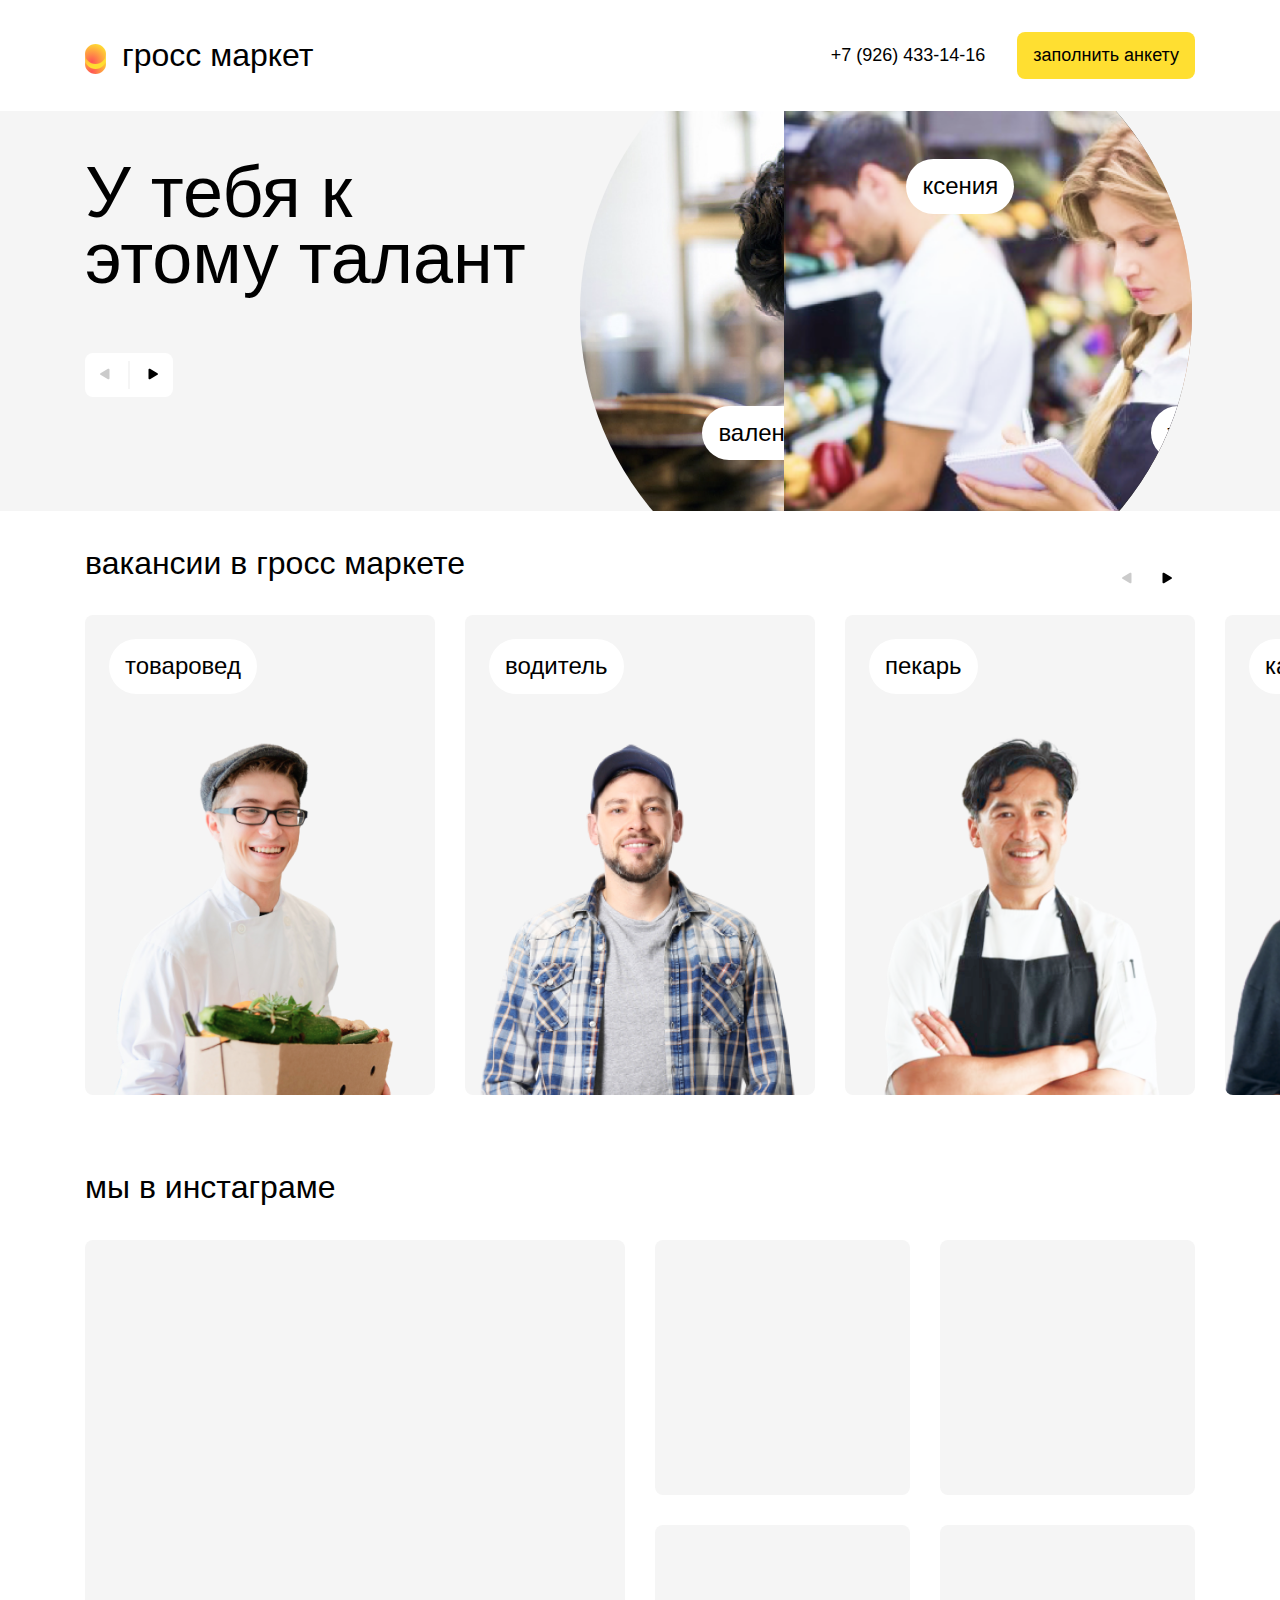
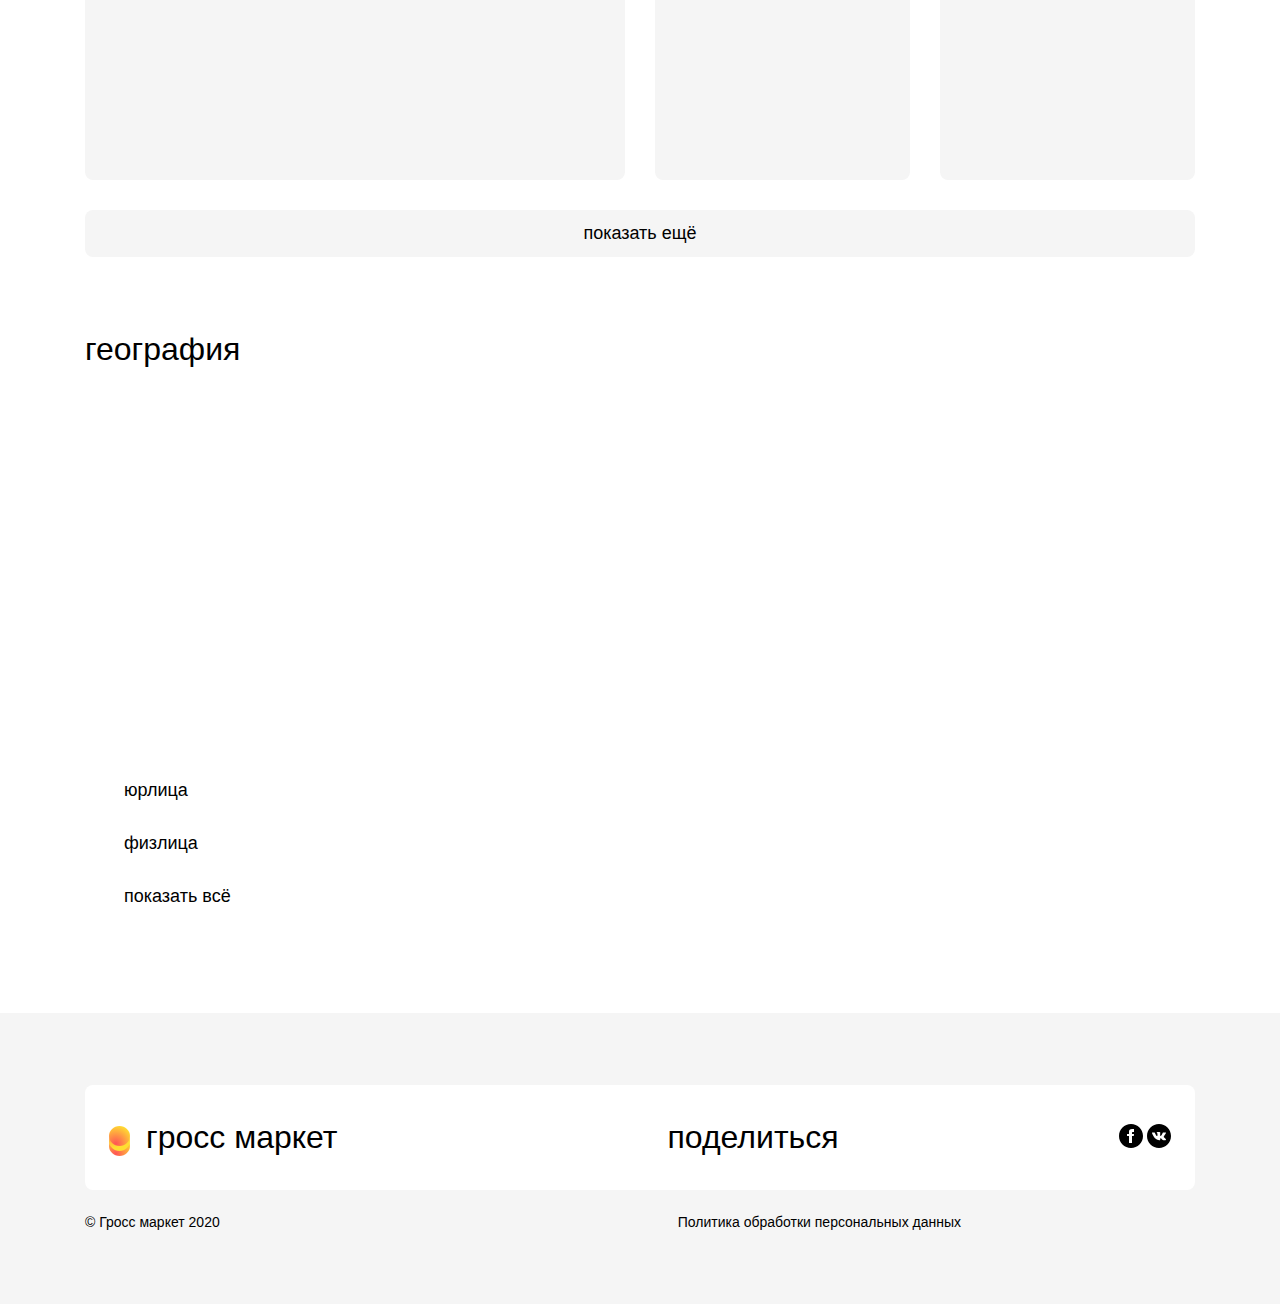
<file: index.html>
<!DOCTYPE html>
<html>
    <head>
        <meta charset="utf-8">
        <meta http-equiv="X-UA-Compatible" content="IE=edge">
        <title>Гросс маркет</title>
        <meta name="description" content="">
        <meta name="viewport" content="width=device-width, initial-scale=1">
        <link rel="stylesheet" href="style.css">
        <link rel="shortcut icon" href="#">
    </head>
    <body>
        <header> 
            <div class="page-header container">
                <div class="logo">
                    <img src="img/icon.svg" alt="">
                    <span class="logo-text">гросс маркет</span>
                </div>
                <a href="tel:+79264331416" class="header-phone">+7 (926) 433-14-16</a>
                <a href="tel:+79264331416" class="header-phone-icon">
                    <img src="img/phone.png" alt="">
                </a>
                <button id="fill-form-btn" class="fill-form-btn" onclick="window.location.href='form.html';">заполнить анкету</button>

            </div>
        </header>
        <main>
            <div class="banner-section">
                <div class="container banner-container">
                    <div class="banner-text-btn">
                        <h1 class="banner-text">У тебя к этому талант</h1>
                        
                        <div class="switch-btns">
                            <button class="switch-btn" id="prev-switch">
                                <img class="arrow-btn" src="img/arrow-l.svg" alt="">
                            </button>
                            <hr class="btn-line">
                            <button class="switch-btn" id="next-switch">
                                <img class="arrow-btn"src="img/arrow-r.svg" alt="">
                            </button>
                        </div>
                    </div>

                    <div class="banner-bg" id="banner-bg">
                        <div class="banner">
                            <img src="img/banner/banner1.png" alt="">
                            <h3 class="main-label banner-label" id="label1">пекарь</h3>
                            <h3 class="main-label banner-label" id="label2">валентин</h3>
                        </div>            
                        <div class="banner">
                            <img src="img/banner/banner2.png" alt="">
                            <h3 class="main-label banner-label" id="label3">ксения</h3>
                            <h3 class="main-label banner-label" id="label4">товаровед</h3>
                        </div>
                    </div>

                </div>
                
            </div>

            
            <div class="card-section">
                <div class="container cards-title-btn">
                    <h2 class="section-title">вакансии в гросс маркете</h2>
                    <div class="switch-btns">
                        <button class="switch-btn" id="prev-card">
                            <img class="arrow-btn" src="img/arrow-l.svg" alt="">
                        </button>
                        <button class="switch-btn" id="next-card">
                            <img class="arrow-btn"src="img/arrow-r.svg" alt="">
                        </button>
                    </div>
                </div>
                    
                <div class="cards">
                            <div class="card" id="card1"> 
                                <h3 class="main-label card-label">товаровед</h3>
                                <img src="img/cards/person1.png" alt="" />
                                <div class="card-back">
                                    <span class="card-text">Доставка товара по магазинам и гипермаркетам компании в обслуживаемом регионе.</span>
                                </div>
                            </div>
                            <div class="card" id="card2"> 
                                <h3 class="main-label card-label">водитель</h3>
                                <img src="img/cards/person2.png" alt="" >
                                <div class="card-back">
                                    <span class="card-text">Доставка товара по магазинам и гипермаркетам компании в обслуживаемом регионе.</span>
                                </div>
                            </div>
                            <div class="card" id="card3"> 
                                <h3 class="main-label card-label">пекарь</h3>
                                <img src="img/cards/person3.png" alt="" />
                                <div class="card-back">
                                    <span class="card-text">Доставка товара по магазинам и гипермаркетам компании в обслуживаемом регионе.</span>
                                </div>
                            </div>
                            <div class="card" id="card4"> 
                                <h3 class="main-label card-label">кассир</h3>
                                <img src="img/cards/person4.png" alt="" />
                                <div class="card-back">
                                    <span class="card-text">Доставка товара по магазинам и гипермаркетам компании в обслуживаемом регионе.</span>
                                </div>
                            </div>
                            <div class="card" id="card5"> 
                                <h3 class="main-label card-label">продавец</h3>
                                <img src="img/cards/person5.png" alt="" />
                                <div class="card-back">
                                    <span class="card-text">Доставка товара по магазинам и гипермаркетам компании в обслуживаемом регионе.</span>
                                </div>
                            </div>
                            <div class="card" id="card6"> 
                                <h3 class="main-label card-label">повар</h3>
                                <img src="img/cards/person6.png" alt="" />
                                <div class="card-back">
                                    <span class="card-text">Доставка товара по магазинам и гипермаркетам компании в обслуживаемом регионе.</span>
                                </div>
                            </div>
                            <div class="card" id="card7"> 
                                <h3 class="main-label card-label">приёмщик</h3>
                                <img src="img/cards/person7.png" alt="" />
                                <div class="card-back">
                                    <span class="card-text">Доставка товара по магазинам и гипермаркетам компании в обслуживаемом регионе.</span>
                                </div>
                            </div>
                </div>
            </div>
            <div class="container">
                <div class="instagram-section">
                    <h2 class="section-title">мы в инстаграме</h2>
                    <div class="instagram">
                        <div class="inst-item"></div>
                        <div class="inst-item"></div>
                        <div class="inst-item"></div>
                        <div class="inst-item"></div>
                        <div class="inst-item"></div>
                        
                    </div>
                    <button id="show-more-btn" class="show-more-btn">показать ещё</button>
                </div>
            </div>
            <div class="location-section">
                <div class="container">
                    <h2 class="section-title">география</h2>
                </div>
                <div id ="map" class="map">
                    <script src="https://api-maps.yandex.ru/2.1/?apikey=8dc77814-27c9-4611-8690-5eeaddadc74d&lang=ru_RU" type="text/javascript">
                    </script>
                    <div class="location-buttons">
                        <button class="location-btn" data-category="legalEntity">юрлица</button>
                        <button class="location-btn" data-category="physicalEntity">физлица</button>
                        <button class="location-btn" data-category="showAll">показать всё</button>
                    </div>
                </div>
            </div>
           
        </main>
        <footer class="page-footer">
            <div class="container footer-container">
                <div class="logo-share-section">
                    <div class="logo">
                        <img src="img/icon.svg" alt="">
                        <span class="logo-text">гросс маркет</span>
                    </div> 
                    <span class="logo-text share-text">поделиться</span>
                    <div class="share-link">
                        <a href="">
                            <img src="img/facebook.svg" alt="" >
                        </a>
                        <a href="">
                            <img src="img/vk.svg" alt="" >
                        </a>
                    </div>
                </div>
                <div class="copyright-data">
                    <span>&copy; Гросс маркет 2020</span>
                    <a href="" id="open-popup">Политика обработки персональных данных</a>
                </div>
            </div>
        </footer>
        
        <div class="pers-data-popup" id="pers-data-popup">
             <div class="popup-conteiner">
                <div class="pers-data">
                    <div id="popup-header">
                        <h1 class="pers-data-title" id="pers-data-title">Обработка данных</h1>
                        <button class="close-btn close-btn-top" id="close-btn"></button>
                    </div>
                    <section>
                        <h2 class="pers-data-subtitle">Что регулирует настоящая политика конфиденциальности</h2>
                        <p class="pers-data-text">Настоящая политика конфиденциальности (далее — Политика) действует в отношении 
                            всей информации, включая персональные данные в понимании применимого законодательства (далее — 
                            «Персональная информация»), которую ООО «Гросс маркет» и/или его аффилированные лица, в том числе 
                            входящие в одну группу с ООО «Гросс маркет» (далее — «Гросс маркет»), могут получить о Вас в процессе 
                            использования Вами любых сайтов, программ, продуктов и/или сервисов Гросс маркет (далее вместе  
                            «Сервисы»), информацию о которых Гросс маркет может также получать Персональную информацию от 
                            своих партнеров (далее — «Партнеры»), сайты, программы, продукты или сервисы которых Вы используете 
                            (например, от рекламодателей Гросс маркет или службами такси). В таких случаях передача Персональной 
                            информации возможна только в случаях, установленных применимым законодательством, и осуществляется на 
                            основании специальных договоров между Гросс маркет и каждым из Партнеров.
                        </p>
                        <p class="pers-data-text pers-data-text-grey">Пожалуйста, обратите внимание, что использование любого из Сайтов и/или 
                            Сервисов может регулироваться дополнительными условиями, которые могут вносить в настоящую Политику изменения 
                            и/или дополнения, и/или иметь специальные условия в отношении персональной информации, размещенные в соответствующих 
                            разделах документов для таких Сайтов /или Сервисов.
                        </p>
                    </section>
                    <section>
                        <h2 class="pers-data-subtitle">Кто обрабатывает информацию</h2>
                        <p class="pers-data-text">Для обеспечения использования Вами Сайтов и Сервисов Ваша Персональная информация собирается и 
                            используется Яндексом, в том числе включая общество с ограниченной ответственностью «Гросс маркет», 
                            юридическое лицо, созданное по законодательству Российской Федерации и зарегистрированное по адресу: 
                            123351, Россия, Москва, ул. Гроссова, д. 12 (ООО «Гросс маркет»), или его аффилированным лицом, 
                            предоставляющим соответствующий Сервис в иных юрисдикциях. С информацией о том, какое лицо 
                            предоставляет тот или иной Сервис, Вы можете ознакомиться в условиях использования соответствующего 
                            Сервиса.
                        </p> 
                    </section>
                    <section>
                        <h2 class="pers-data-subtitle">Какова цель данной Политики</h2>
                        <p class="pers-data-text">Защита Вашей Персональной информации и Вашей конфиденциальности чрезвычайно важны для Гросс маркета. 
                            Поэтому при использовании Вами Сайтов и Сервисов Гросс маркет защищает и обрабатывает Вашу Персональную информацию 
                            в строгом соответствии с применимым законодательством.
                        </p>
                    </section>
                    <section>
                        <h2 class="pers-data-subtitle">Какую Персональную информацию о Вас собирает Гросс маркет</h2>
                        <p class="pers-data-text">Для обеспечения использования Вами Сайтов и Сервисов Ваша Персональная информация собирается и 
                            используется Яндексом, в том числе включая общество с ограниченной ответственностью «Гросс маркет», юридическое лицо, 
                            созданное по законодательству Российской Федерации и зарегистрированное по адресу: 123351, Россия, Москва, ул. Гроссова, 
                            д. 12 (ООО «Гросс маркет»), или его аффилированным лицом, предоставляющим соответствующий Сервис в иных юрисдикциях. 
                            С информацией о том, какое лицо предоставляет тот или иной Сервис, Вы можете ознакомиться в условиях использования 
                            соответствующего Сервиса.
                        </p> 
                    </section>
                </div>
            </div> 
        </div>
        
        <script src="scripts/popupScript.js" async defer></script>
        <script src="scripts/mapScript.js" async defer></script>
        <script src="scripts/script.js" async defer></script>
    </body>
</html>
</file>
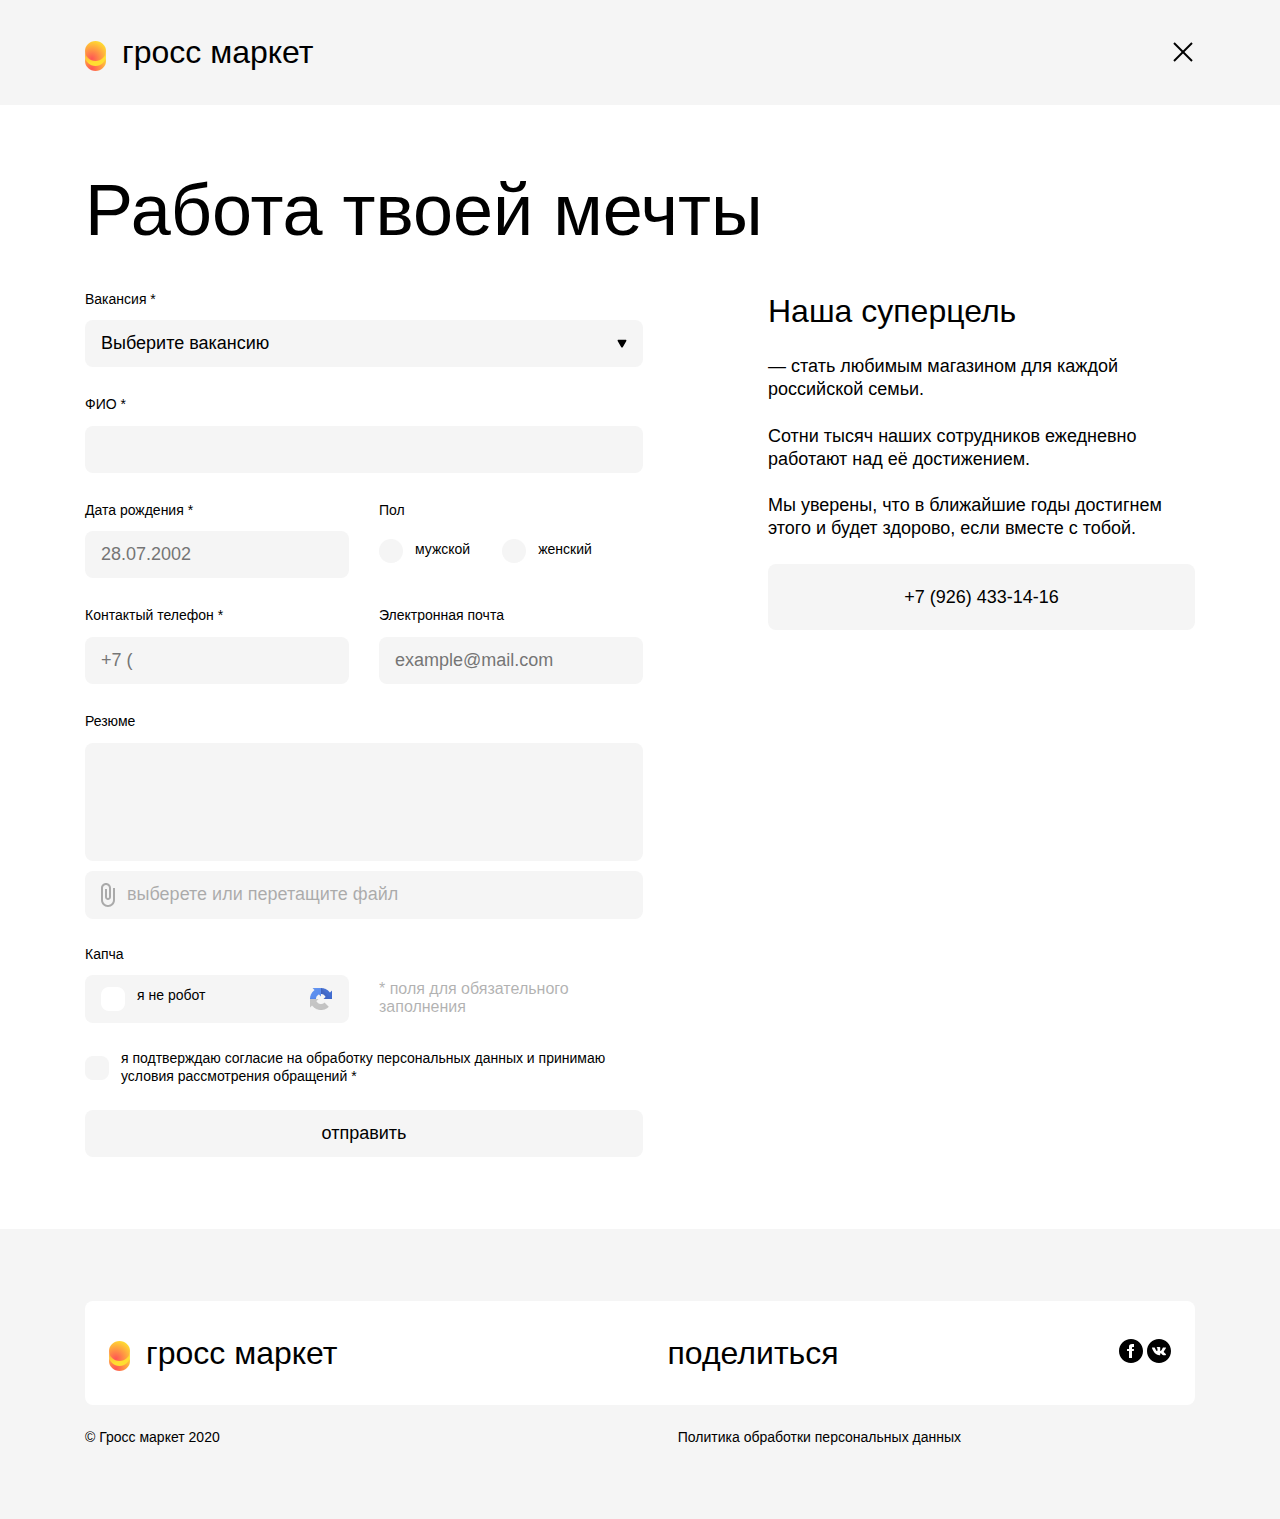
<file: form.html>
<!DOCTYPE html>
<html>
    <head>
        <meta charset="utf-8">
        <meta http-equiv="X-UA-Compatible" content="IE=edge">
        <title>Гросс маркет</title>
        <meta name="description" content="">
        <meta name="viewport" content="width=device-width, initial-scale=1">
        <link rel="stylesheet" href="style.css">
        <link rel="shortcut icon" href="#">
    </head>
    <body>
        <header class="form-header"> 
            <div class="page-header container">
                <div class="logo">
                    <img src="img/icon.svg" alt="">
                    <span class="logo-text">гросс маркет</span>
                </div>
                <button class="close-btn" onclick="window.location.href='index.html';"></button>

            </div>
        </header>
        <main>
            <div class="container job-form-container">
                <h1 class="job-form-title">Работа твоей мечты</h1>
                <div class="form-section">
                    <form class="job-form" id="job-form" action="thankYou.html" method="GET">
                        <div class="input-section">
                            <label for="job-select" class="form-label">
                                Вакансия *<img src="img/check.png" alt="" class="check">
                            </label>
                            <select name="job-select" id="job-select" class="form-input job-select">
                                <option value="">Выберите вакансию</option>
                                <option value="товаровед">товаровед</option>
                                <option value="водитель">водитель</option>
                                <option value="пекарь">пекарь</option>
                                <option value="кассир">кассир</option>
                                <option value="продавец">продавец</option>
                                <option value="повар">повар</option>
                                <option value="приёмщик">приёмщик</option>
                            </select>
                            <div class="error-msg"></div>
                        </div>
                        <div class="input-section">
                            <label for="full-name" class="form-label">
                                ФИО *<img src="img/check.png" alt="" class="check">
                            </label>
                            <input name="full-name" id="full-name" type="text" class="form-input">
                            <div class="error-msg"></div>
                        </div>
                        <div class="pers-section">
                            <div class="input-section ">
                                <label for="date-of-birth" class="form-label">
                                    Дата рождения *<img src="img/check.png" alt="" class="check">
                                </label>
                                <input name="date-of-birth" id="date-of-birth" placeholder="28.07.2002" type="text" class="form-input">
                                <div class="error-msg"></div>
                            </div>
                            <div class="input-section">
                                <label for="gender" class="form-label" id="gender-label">
                                    Пол<img src="img/check.png" alt="" class="check">
                                </label>
                                <div class="gender">
                                    <div class="form-radio">
                                        <input id="radio-1" type="radio" name="gender">
                                        <label for="radio-1" class="form-label">мужской</label>
                                    </div>
                                    <div class="form-radio">
                                        <input id="radio-2" type="radio" name="gender">
                                        <label for="radio-2" class="form-label">женский</label>
                                    </div>
                                </div>
                            </div>
                        </div>
                        <div class="pers-section">
                            <div class="input-section">
                                <label for="phone" class="form-label">
                                    Контактый телефон *<img src="img/check.png" alt="" class="check">
                                </label>
                                <input name="phone" id="phone" type="tel" class="form-input phone-input" placeholder="+7 (">
                                <div class="error-msg"></div>
                            </div>
                            <div class="input-section">
                                <label for="email" class="form-label">
                                    Электронная почта<img src="img/check.png" alt="" class="check">
                                </label>
                                <input name="el-mail" id="el-mail" type="email" class="form-input" placeholder="example@mail.com">
                                <div class="error-msg"></div>
                            </div>
                        </div>
                        <div class="input-section">
                            <label for="file-input" class="form-label" id="file-label">
                                Резюме<img src="img/check.png" alt="" class="check">
                            </label>
                            <span id="drop-area" class="form-input drop-area"></span>
                            <div id="file-input-btn" class="form-input file-input-btn">
                                <input name="file-input" id="file-input" type="file">
                                <img id="file-icon" src="img/inputIcons/file.svg" alt="">
                                <label for="file-icon" id="file-text">выберете или перетащите файл</label>
                            </div>
                        </div>
                        <div class="captcha">
                            <div class="captcha-section">
                                <div class="input-section captcha-block">
                                    <label label for="captcha-check" class="form-label">Капча</label>
                                    <div class="form-input captcha-form">
                                        <input name="captcha-check" id="captcha-check" type="checkbox" value="captcha">
                                        <label for="captcha-check"></label>
                                        <span>я не робот</span>
                                        <img src="img/captcha.png" alt="">
                                    </div>
                                </div>
                                <p class="required-text">* поля для обязательного заполнения</p>
                            </div>
                            <div class="approval-section">
                                <input name="approval-check" id="approval-check" type="checkbox" value="approval">
                                <label for="approval-check"></label>
                                <p class="approval-text">я подтверждаю согласие на обработку персональных данных и принимаю 
                                условия рассмотрения обращений *</p>
                            </div>
                        </div>    
                        <button id="send-btn" class="form-input send-btn" type="submit" disabled>отправить</button>
                    </form>
                    <div class="super-goal">
                        <h2 class="super-goal-title">Наша суперцель</h2>
                        <p>— стать любимым магазином для каждой российской семьи.  </p>
                        <p>Сотни тысяч наших сотрудников ежедневно работают над её достижением.</p>
                        <p>Мы уверены, что в ближайшие годы достигнем этого и будет здорово, если вместе с тобой.</p>
                        <a href="tel:+79264331416" class="super-goal-phone">+7 (926) 433-14-16</a>
                    </div>
                </div>
            </div>
        </main>
        <footer class="page-footer">
            <div class="container">
                <div class="logo-share-section">
                    <div class="logo">
                        <img src="img/icon.svg" alt="">
                        <span class="logo-text">гросс маркет</span>
                    </div> 
                    <span class="logo-text share-text">поделиться</span>
                    <div class="share-link">
                        <a href="">
                            <img src="img/facebook.svg" alt="" >
                        </a>
                        <a href="">
                            <img src="img/vk.svg" alt="" >
                        </a>
                    </div>
                </div>
                <div class="copyright-data">
                    <span>&copy; Гросс маркет 2020</span>
                    <a href="" id="open-popup">Политика обработки персональных данных</a>
                </div>
            </div>
        </footer>

        <div class="pers-data-popup" id="pers-data-popup">
            <div class="popup-conteiner">
               <div class="pers-data">
                   <div id="popup-header">
                       <h1 class="pers-data-title" id="pers-data-title">Обработка данных</h1>
                       <button class="close-btn close-btn-top" id="close-btn"></button>
                   </div>
                   <section>
                       <h2 class="pers-data-subtitle">Что регулирует настоящая политика конфиденциальности</h2>
                       <p class="pers-data-text">Настоящая политика конфиденциальности (далее — Политика) действует в отношении 
                           всей информации, включая персональные данные в понимании применимого законодательства (далее — 
                           «Персональная информация»), которую ООО «Гросс маркет» и/или его аффилированные лица, в том числе 
                           входящие в одну группу с ООО «Гросс маркет» (далее — «Гросс маркет»), могут получить о Вас в процессе 
                           использования Вами любых сайтов, программ, продуктов и/или сервисов Гросс маркет (далее вместе  
                           «Сервисы»), информацию о которых Гросс маркет может также получать Персональную информацию от 
                           своих партнеров (далее — «Партнеры»), сайты, программы, продукты или сервисы которых Вы используете 
                           (например, от рекламодателей Гросс маркет или службами такси). В таких случаях передача Персональной 
                           информации возможна только в случаях, установленных применимым законодательством, и осуществляется на 
                           основании специальных договоров между Гросс маркет и каждым из Партнеров.
                       </p>
                       <p class="pers-data-text pers-data-text-grey">Пожалуйста, обратите внимание, что использование любого из Сайтов и/или 
                           Сервисов может регулироваться дополнительными условиями, которые могут вносить в настоящую Политику изменения 
                           и/или дополнения, и/или иметь специальные условия в отношении персональной информации, размещенные в соответствующих 
                           разделах документов для таких Сайтов /или Сервисов.
                       </p>
                   </section>
                   <section>
                       <h2 class="pers-data-subtitle">Кто обрабатывает информацию</h2>
                       <p class="pers-data-text">Для обеспечения использования Вами Сайтов и Сервисов Ваша Персональная информация собирается и 
                           используется Яндексом, в том числе включая общество с ограниченной ответственностью «Гросс маркет», 
                           юридическое лицо, созданное по законодательству Российской Федерации и зарегистрированное по адресу: 
                           123351, Россия, Москва, ул. Гроссова, д. 12 (ООО «Гросс маркет»), или его аффилированным лицом, 
                           предоставляющим соответствующий Сервис в иных юрисдикциях. С информацией о том, какое лицо 
                           предоставляет тот или иной Сервис, Вы можете ознакомиться в условиях использования соответствующего 
                           Сервиса.
                       </p> 
                   </section>
                   <section>
                       <h2 class="pers-data-subtitle">Какова цель данной Политики</h2>
                       <p class="pers-data-text">Защита Вашей Персональной информации и Вашей конфиденциальности чрезвычайно важны для Гросс маркета. 
                           Поэтому при использовании Вами Сайтов и Сервисов Гросс маркет защищает и обрабатывает Вашу Персональную информацию 
                           в строгом соответствии с применимым законодательством.
                       </p>
                   </section>
                   <section>
                       <h2 class="pers-data-subtitle">Какую Персональную информацию о Вас собирает Гросс маркет</h2>
                       <p class="pers-data-text">Для обеспечения использования Вами Сайтов и Сервисов Ваша Персональная информация собирается и 
                           используется Яндексом, в том числе включая общество с ограниченной ответственностью «Гросс маркет», юридическое лицо, 
                           созданное по законодательству Российской Федерации и зарегистрированное по адресу: 123351, Россия, Москва, ул. Гроссова, 
                           д. 12 (ООО «Гросс маркет»), или его аффилированным лицом, предоставляющим соответствующий Сервис в иных юрисдикциях. 
                           С информацией о том, какое лицо предоставляет тот или иной Сервис, Вы можете ознакомиться в условиях использования 
                           соответствующего Сервиса.
                       </p> 
                   </section>
               </div>
           </div> 
       </div>

        <script src="scripts/formScript.js" async defer></script>
        <script src="scripts/popupScript.js" async defer></script>
    </body>

</html>
</file>
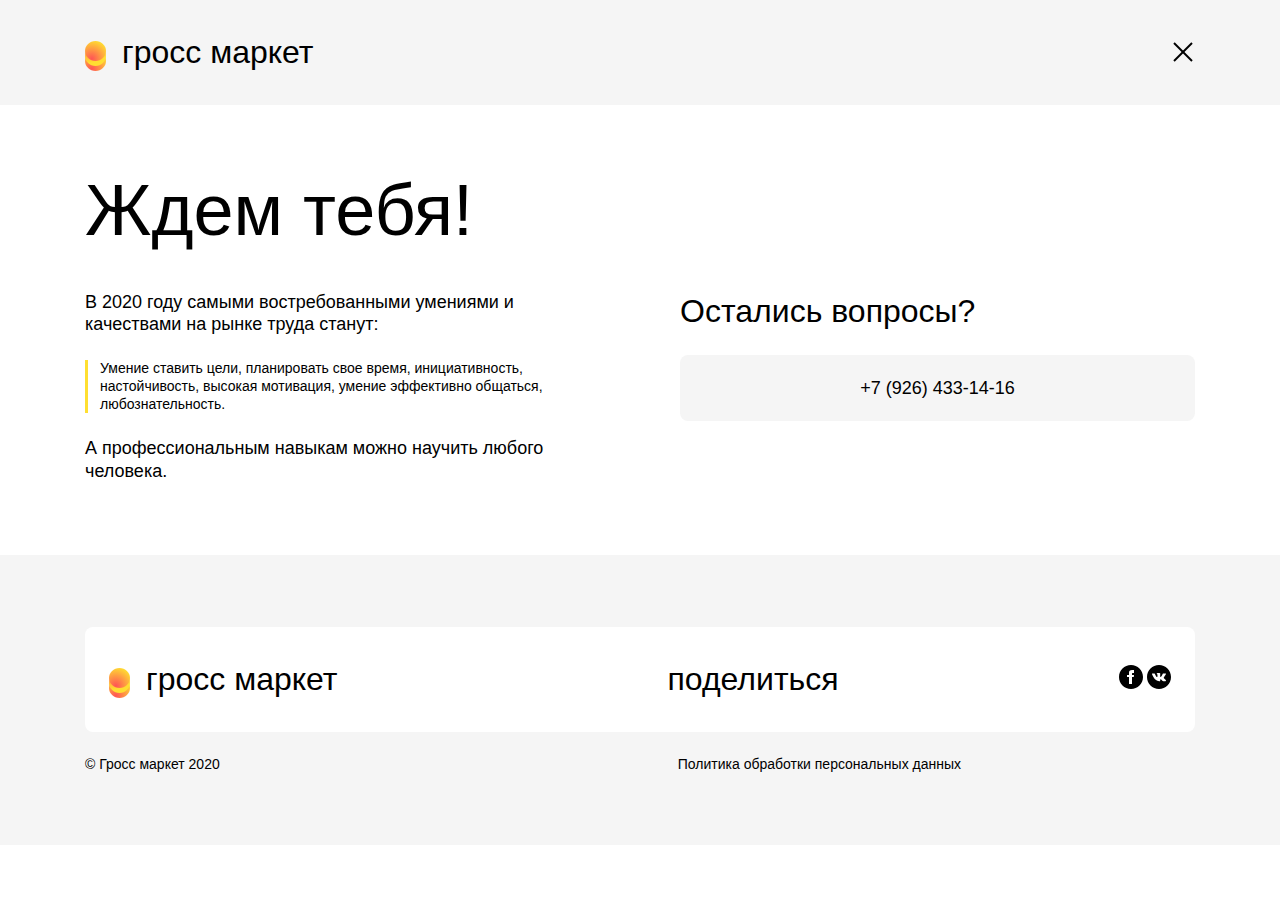
<file: thankYou.html>
<!DOCTYPE html>
<html>
    <head>
        <meta charset="utf-8">
        <meta http-equiv="X-UA-Compatible" content="IE=edge">
        <title>Гросс маркет</title>
        <meta name="description" content="">
        <meta name="viewport" content="width=device-width, initial-scale=1">
        <link rel="stylesheet" href="style.css">
        <link rel="shortcut icon" href="#">
    </head>
    <body>
        <header class="form-header"> 
            <div class="page-header container">
                <div class="logo">
                    <img src="img/icon.svg" alt="">
                    <span class="logo-text">гросс маркет</span>
                </div>
                <button class="close-btn" onclick="window.location.href='index.html';"></button>

            </div>
        </header>
        <main>
            <div class="container job-form-container">
                <h1 class="job-form-title">Ждем тебя!</h1>
                <div class="form-section">
                    <div class="thank-you-text">
                        <p>В 2020 году самыми востребованными умениями и качествами на рынке труда станут:</p>
                        <p class="thank-you-subtext">Умение ставить цели, планировать свое время, инициативность, настойчивость, 
                            высокая мотивация, умение эффективно общаться, любознательность. 
                        </p>
                        <p>А профессиональным навыкам можно научить любого человека.</p>
                    </div>
                    <div class="super-goal questions">
                        <h2 class="super-goal-title">Остались вопросы?</h2>
                        <a href="tel:+79264331416" class="super-goal-phone">+7 (926) 433-14-16</a>
                    </div>
                </div>
            </div>
        </main>
        <footer class="page-footer">
            <div class="container">
                <div class="logo-share-section">
                    <div class="logo">
                        <img src="img/icon.svg" alt="">
                        <span class="logo-text">гросс маркет</span>
                    </div> 
                    <span class="logo-text share-text">поделиться</span>
                    <div class="share-link">
                        <a href="">
                            <img src="img/facebook.svg" alt="" >
                        </a>
                        <a href="">
                            <img src="img/vk.svg" alt="" >
                        </a>
                    </div>
                </div>
                <div class="copyright-data">
                    <span>&copy; Гросс маркет 2020</span>
                    <a href="" id="open-popup">Политика обработки персональных данных</a>
                </div>
            </div>
        </footer>
        
        <div class="pers-data-popup" id="pers-data-popup">
            <div class="popup-conteiner">
               <div class="pers-data">
                   <div id="popup-header">
                       <h1 class="pers-data-title" id="pers-data-title">Обработка данных</h1>
                       <button class="close-btn close-btn-top" id="close-btn"></button>
                   </div>
                   <section>
                       <h2 class="pers-data-subtitle">Что регулирует настоящая политика конфиденциальности</h2>
                       <p class="pers-data-text">Настоящая политика конфиденциальности (далее — Политика) действует в отношении 
                           всей информации, включая персональные данные в понимании применимого законодательства (далее — 
                           «Персональная информация»), которую ООО «Гросс маркет» и/или его аффилированные лица, в том числе 
                           входящие в одну группу с ООО «Гросс маркет» (далее — «Гросс маркет»), могут получить о Вас в процессе 
                           использования Вами любых сайтов, программ, продуктов и/или сервисов Гросс маркет (далее вместе  
                           «Сервисы»), информацию о которых Гросс маркет может также получать Персональную информацию от 
                           своих партнеров (далее — «Партнеры»), сайты, программы, продукты или сервисы которых Вы используете 
                           (например, от рекламодателей Гросс маркет или службами такси). В таких случаях передача Персональной 
                           информации возможна только в случаях, установленных применимым законодательством, и осуществляется на 
                           основании специальных договоров между Гросс маркет и каждым из Партнеров.
                       </p>
                       <p class="pers-data-text pers-data-text-grey">Пожалуйста, обратите внимание, что использование любого из Сайтов и/или 
                           Сервисов может регулироваться дополнительными условиями, которые могут вносить в настоящую Политику изменения 
                           и/или дополнения, и/или иметь специальные условия в отношении персональной информации, размещенные в соответствующих 
                           разделах документов для таких Сайтов /или Сервисов.
                       </p>
                   </section>
                   <section>
                       <h2 class="pers-data-subtitle">Кто обрабатывает информацию</h2>
                       <p class="pers-data-text">Для обеспечения использования Вами Сайтов и Сервисов Ваша Персональная информация собирается и 
                           используется Яндексом, в том числе включая общество с ограниченной ответственностью «Гросс маркет», 
                           юридическое лицо, созданное по законодательству Российской Федерации и зарегистрированное по адресу: 
                           123351, Россия, Москва, ул. Гроссова, д. 12 (ООО «Гросс маркет»), или его аффилированным лицом, 
                           предоставляющим соответствующий Сервис в иных юрисдикциях. С информацией о том, какое лицо 
                           предоставляет тот или иной Сервис, Вы можете ознакомиться в условиях использования соответствующего 
                           Сервиса.
                       </p> 
                   </section>
                   <section>
                       <h2 class="pers-data-subtitle">Какова цель данной Политики</h2>
                       <p class="pers-data-text">Защита Вашей Персональной информации и Вашей конфиденциальности чрезвычайно важны для Гросс маркета. 
                           Поэтому при использовании Вами Сайтов и Сервисов Гросс маркет защищает и обрабатывает Вашу Персональную информацию 
                           в строгом соответствии с применимым законодательством.
                       </p>
                   </section>
                   <section>
                       <h2 class="pers-data-subtitle">Какую Персональную информацию о Вас собирает Гросс маркет</h2>
                       <p class="pers-data-text">Для обеспечения использования Вами Сайтов и Сервисов Ваша Персональная информация собирается и 
                           используется Яндексом, в том числе включая общество с ограниченной ответственностью «Гросс маркет», юридическое лицо, 
                           созданное по законодательству Российской Федерации и зарегистрированное по адресу: 123351, Россия, Москва, ул. Гроссова, 
                           д. 12 (ООО «Гросс маркет»), или его аффилированным лицом, предоставляющим соответствующий Сервис в иных юрисдикциях. 
                           С информацией о том, какое лицо предоставляет тот или иной Сервис, Вы можете ознакомиться в условиях использования 
                           соответствующего Сервиса.
                       </p> 
                   </section>
               </div>
           </div> 
       </div>

        <script src="scripts/popupScript.js" async defer></script>
    </body>

</html>
</file>
<file: style.css>
@import url('https://fonts.cdnfonts.com/css/euclid-circular-b');

body, html {
    width: 100%;
    min-height: 100%;
}

body {
    margin: 0;
    padding: 0;
    font-family: 'Euclid Circular B', sans-serif;
    color: black;
    background-color: white;
}


.container {
    max-width: 1110px;
    margin-inline: auto;
}

/* header */

.page-header {
    display: flex;
    align-items: center;
    padding: 32px 0 32px 0;
    gap: 32px
}

.logo {
    display: flex;
    align-items: center;
    justify-content: center;
    white-space: nowrap;

    margin: 0 auto 0 0;
}

.logo img {
    margin: auto 16px 2px 0;
}

.logo-text {
    font-size: 32px;
    font-weight: 500;
    line-height: 40.58px;
}

.header-phone {
    font-size: 18px;
    font-weight: 500;
    line-height: 22.82px;
    color: black;
    text-decoration: none;
    cursor: default;
}

.header-phone-icon {
    display: none;
}

.fill-form-btn {
    padding: 12px 16px 12px 16px;
    border: none;
    border-radius: 8px;
    background: #FFDF31;
    font-family: inherit;
    font-size: 18px;
    font-weight: 500;
    line-height: 22.82px;
    cursor: pointer;
    display: block;
}

.fill-form-btn-sticky {
    position: fixed;
    top: 18px;
    left: 16px;
    width: 90%;
    z-index: 10;
}

/* banner */
.banner-section {
    background-color: #F5F5F5;
    height: 400px;
}

.banner-container {
    display: flex;
    gap: 50px;
}

.banner-text {
    margin: 48px 0 62px 0;
    font-size: 72px;
    font-weight: 500;
    line-height: 66px;
    max-width: 445px;
}

.banner-bg {
    clip-path: circle(306px at 50% 50%);
    display: grid;
    grid-template-columns: repeat(3, 1fr);
    overflow-x: hidden;
    max-width: 612px;
    scroll-behavior: smooth;
}

.banner { 
    position: relative;
    width: fit-content;
    max-width: 612px;
    overflow: hidden;
}

.banner img {
    height: 400px;
    object-fit: cover;
}

.main-label {
    background: white;
    padding: 12px 16px 12px 16px;
    border-radius: 100px;
    width: fit-content;
    font-size: 24px;
    font-weight: 500;
    line-height: 30.43px;
    margin: 0;
}


.banner-label {
    position: absolute;
}

#label1 {
    top: 12%;
    left: 60%;
}

#label2 {
    top: 73%;
    left: 20%;
}

#label3 {
    top: 12%;
    left: 20%;
}

#label4 {
    top: 73%;
    left: 60%;
}

.switch-btns {
    width: 88px;
    height: 44px;
    border-radius: 8px;
    border: 1px;
    background-color: white;
    display: flex;
    
}

.switch-btn { 
    background-color: transparent;
    border: none;
    padding: 15px;
    cursor: pointer;
}

.arrow-btn {
    opacity: 100%;
}

#prev-switch img, #prev-card img {
    opacity: 20%;
}

.btn-line {
    border: 1px solid #F5F5F5;
}

/* cards */
.card-section, 
.instagram-section,
.location-section {
    margin-bottom: 72px;
}

.cards-title-btn {
    display: flex;
    align-items: center;
    padding: 32px 0 0 0;
    gap: 32px
}

.section-title {
    font-size: 32px;
    font-weight: 500;
    line-height: 40.58px;
    margin: 0 auto 32px 0;
}

.cards {
    display: grid;
    grid-template-columns: repeat(7, 1fr);
    gap:30px;
    overflow-x: auto;
    scrollbar-width: none;
    scroll-behavior: smooth;
    padding: 0 calc((100% - 1110px)/2);
}

.cards::-webkit-scrollbar { 
    display: none;
}

.card {
    background: #F5F5F5;
    border-radius: 8px;
    display: flex;
    flex-direction: column;
    overflow: hidden;
    width: 350px;
    max-height: 480px;
    position: relative;
}

.card-label {
    margin: 24px;
    z-index: 1;
}

.card-back {
    position: absolute;
    box-sizing: border-box;
    width: 350px;
    height: 480px;
    background: #FFDF31;
    border-radius: 8px;
    padding: 24px;
    display: none;
    
}

.card:hover  .card-back{
    display: flex;
}

card:hover  .card-back:active{
    display: flex;
}

.card-text {
    color: black;
    font-size: 18px;
    font-weight: 500;
    line-height: 22.82px;
    text-align: left;
    max-width: 350px;
    align-self: flex-end;   
}

/* instagram */
.instagram {
    margin-bottom: 30px ;
    display: grid;
    grid-template-columns: repeat(4, 255px);
    gap:30px;
}

.inst-item {
    background: #F5F5F5; 
    border-radius: 8px;
    height: 255px;
}

.inst-item:first-child {
    grid-column: span 2;
    grid-row: span 2;
    height: 540px;
    width: 540px;
}

.show-more-btn {
    width: 100%;
    background: #F5F5F5;
    border-radius: 8px;
    border: none;
    font-family: inherit;
    font-size: 18px;
    font-weight: 500;
    line-height: 22.82px;
    padding: 12px 0;
    cursor: pointer;
}


/* location */
.map {
    max-width: 1110px;
    height: 540px;
    position: relative;
    margin: auto;
}

.map > ymaps {
    border-radius: 8px;
    overflow: hidden;
}

[class*="copyrights-pane"] {
	display: none !important;
}

[class*="ground-pane"] {
	filter: grayscale(1); 
}

[class*="controls__control"] {
	inset: 434px 24px auto auto !important;
}

[class*="zoom__scale"] {
	display: none !important;
}

[class$="zoom"] {
	height: 32px !important;
    width: 44px !important;
}

[class*="float-button"] {
	padding-left: 44px !important;
    height: 44px !important;
}

[class$="button-icon"] {
	border: none !important;
    width: 0 !important;
}

[class*="zoom__plus"] {
	border-radius: 8px 8px 0 0 !important;
}
[class*="zoom__minus"] {
	border-radius: 0 0 8px 8px !important;
}

.location-buttons{
    display: flex;
    flex-direction: column;
    gap: 10px;
    position: absolute;
    z-index: 1;
    bottom: 24px;
    left: 24px;
}

.location-btn {
    background: white;
    width: fit-content;
    padding: 10px 15px;
    border-radius: 8px;
    border: none;
    font-family: inherit;
    font-size: 18px;
    font-weight: 500;
    line-height: 22.82px;
    cursor: pointer;
}

.location-active {
    background: #FFDF31;
}

/* footer */
.page-footer {
    background: #F5F5F5;
    padding: 72px 0;
}

.logo-share-section {
    background: white;
    border-radius: 8px;
    display: flex;
    align-items: center;
    padding: 32px 24px;
    gap: 280px;
    margin-bottom: 24px;
}

.share-link a{
    text-decoration: none;
}

.copyright-data {
    display: flex;
    align-items: center;
    font-size: 14px;
    font-weight: 500;
    line-height: 17.75px;
    gap: 280px;
}

.copyright-data span {
    margin: 0 auto 0 0;
}

.copyright-data a {
    text-decoration: none;
    color: black;
    margin: 0 234px 0 0;
}


@media (max-width: 768px) {
    .container {
        max-width: 690px;
    }

    .banner-bg {
        clip-path: circle(306px at 65% 50%);
        position: absolute;
        left: 290px;
    }

    #label1 {
        left: 53%;
    }
    
    #label2 {
        left: 27%;
    }
    
    #label3 {
        left: 26%;
    }
    
    #label4 {
        left: 48%;
    }

    .cards-title-btn .switch-btns {
        display: none;
    }

    .cards {
        padding: 0 calc((100% - 690px)/2);
    }

    .instagram { 
        display: flex;
        flex-wrap: wrap;
        justify-content: center;
    }

    .inst-item { 
        width: 210px;
        height: 210px; 
    }
 
    .inst-item:nth-child(-n+2) {
        width: 330px;
        height: 330px; 
    }

    .logo-share-section {
        gap: 69px;
    }

    .copyright-data {
        gap: 0;
    }

    .copyright-data a {
        margin-right: 20px;
    }

    .popup-conteiner {
        max-width: 684px !important;
    }

    .pers-data {
        padding: 32px 24px !important;
    }

    .close-btn-scroll {
        right: 7px !important;
    }
    
}

@media (max-width: 375px) { 
    .container {
        max-width: 328px;
    }

    .logo-text {
        font-size: 24px;
        line-height: 30.43px;
    }
    
    .header-phone {
        display: none;
    }

    .header-phone-icon {
        display: block;
    }
    
    .fill-form-btn {
        display: none;
    }

    .banner-section {
        height: 591px;
    }

    .banner-text {
        font-size: 48px;
        line-height: 44px;
    }

    .banner-text-btn .switch-btns{
        display: none;
    }

    .banner-bg {
        clip-path: circle(275px at 65% 69%);
        left: -162px;
        top:324px;
        overflow-x: scroll;
        scrollbar-width: none;
        max-width: 539px;
    }

    #label1 {
        top: 22%;
        left: 65%;
    }
    
    #label2 {
        top: 62%;
        left: 30%;
    }
    
    #label3 {
        top: 10%;
        left: 55%;
    }
    
    #label4 {
        top: 80%;
        left: 70%;
    }
    
    .section-title {
        font-size: 24px;
        line-height: 30.43px;
    }

    .cards {
        padding: 0 calc((100% - 346px)/2);
    }

    .card {
        width: 252px;
        max-height: 344px;
    }

    .card-back {
        width: 252px;
        height: 344px;
    }

    .card-text {
        max-width: 170px;
    }

    .inst-item { 
        width: 346px;
        height: 346px; 
    }

    .location-section {
        margin-bottom: 0;
    }

    .footer-container {
        max-width: 375px;
    }

    .logo-share-section{
        flex-direction: column;
        gap: 24px;
    }

    .share-text {
        display: none;
    }

    .share-link {
        margin-right: auto;
    }

    .copyright-data {
        gap: 24px;
        margin-left: 15px;
        flex-direction: column;
    }

    .copyright-data span {
        order: 2;
    }

    .copyright-data a {
        margin-right: auto;
        order: 1;
    }

    .pers-data-popup {
        padding: 0  !important;
    }

    .popup-conteiner {
        max-width: 375px !important;
    }

    .pers-data {
        border-radius: 0px;
        padding: 72px 14px !important;
        gap: 24px !important;
    }

    .popup-header {
        top: 0 !important;
    }

    .pers-data-title {
        font-size: 48px !important;
        line-height: 44px !important;
    }

    .close-btn-scroll {
        right: 22px !important;
    }

}

/* popup */
.pers-data-popup{
	display: none; 
    width: 100%;
    height: 100%;
    background: rgba(0,0,0,0.4);
    position: fixed;
	left: 0px;
    top: 0px;
    z-index: 10;
    padding: 72px 0;
    overflow: hidden;
    overflow-y: auto;
}

.pers-data-popup.active{
	display: block;
}

.popup-conteiner{
	display: flex;
	max-width: 1110px;
    margin: auto auto 144px auto;
    	
}

.pers-data{
    margin: auto;
    background-color: #ffffff;	
    border-radius: 8px;
    padding:  72px 95px;  
    position: relative; 
    counter-reset: section 0;
    display: flex;
    flex-direction: column;
    gap: 48px;
}

.close-btn {
    background-image: url(img/cross.svg);
    background-color: transparent;
    border: none;
    height: 24px;
    width: 24px;
    cursor: pointer;
}

.close-btn-top {
    position: absolute;
    top: 32px;
    right: 32px;
}

.pers-data-title {
    margin: 0;
    font-size: 72px;
    font-weight: 500;
    line-height: 66px;
}

.pers-data-subtitle::before{
    counter-increment: section;
    content: counter(section) ". ";
}

.pers-data-subtitle {
    margin: 0 0 24px 0;
    font-size: 18px;
    font-weight: 500;
    line-height: 22.82px;
}

.pers-data-text {
    font-size: 14px;
    font-weight: 400;
    line-height: 22px;
}

.pers-data-text-grey {
    color: #B3B3B3;
}

.popup-header {
    box-sizing: border-box;
    display: flex;
    background: white;
    align-items:center;
    position: sticky;
    top: -72px;
    padding: 30px 33px 30px 0px;
}

.close-btn-scroll {
    position: absolute;
    right: -39px;
}


.pers-data-title-scroll {
    margin: 0 auto 0 0;
    font-size: 24px;
    font-weight: 500;
    line-height: 30.43px;
}


/* form page */
.form-header {
    background: #F5F5F5;
}

.job-form-container{
    margin: 72px auto;
}

.job-form-title {
    margin: 0;
    font-size: 72px;
    font-weight: 500;
    line-height: 66px;
}

.form-section {
    display: flex;
    margin-top: 48px;
    gap: 125px;
}

.input-section {
    display: flex;
    flex-direction: column;
    margin-bottom: 27px;
}

.form-label {
    margin-bottom: 12px;
}

.form-label, .approval-text {
    font-size: 14px;
    font-weight: 500;
    line-height: 17.75px;
}

.form-input {
    background: #F5F5F5;
    border: none;
    border-radius: 8px;
    padding: 12px 16px;
    font-family: inherit;
    font-size: 18px;
    font-weight: 500;
    line-height: 22.82px;
}


.job-select {
    appearance: none;
    background-image: url(img/inputIcons/arrow-d.svg); 
    background-repeat: no-repeat;
    background-position: right 17px top 50%;
    background-size: 9.5px 10.66px; 
}

.pers-section {
    display: flex;
    gap: 30px;
}

.pers-section .input-section {
    flex-basis: 0;
    flex-grow: 1;
}

.gender {
    display: inline-flex;
    gap: 32px;
    align-items: center;
    height: 100%;
}

.form-radio input[type=radio] {
	display: none;
}

.form-radio label {
	display: inline-block;
	cursor: pointer;
	position: relative;
	padding-left: 36px;
	margin-right: 0;
	user-select: none;
}

.form-radio label:before {
	content: "";
	display: inline-block;
	width: 24px;
	height: 24px;
	position: absolute;
	left: 0;
	top: -2px;
	background: url(img/inputIcons/radio-1.png) 0 0 no-repeat;
}

.form-radio input[type=radio]:checked + label:before {
	background: url(img/inputIcons/radio-2.png) 0 0 no-repeat;
}

.drop-area {
    height: 94px;
    margin-bottom: 10px;
}

.drop-area-active {
    background: #c7c7c7;
}

.file-input-btn {
    display: flex;
}

.file-input-btn, .file-input-btn *{
    cursor: pointer;
}

#file-icon{
    margin-right: 12px;
}

#file-icon, #file-text {
    opacity: 30%;
}

#file-input {
    display: none;
}

.captcha {
    margin-bottom: 24px;
}

.captcha-section {
    display: flex;
    align-items: center;
    gap: 30px;
}

.captcha-block, .required-text {
    flex-basis: 0;
    flex-grow: 1;
}

.captcha-form {
    display: flex;
}

.captcha-form span{
    font-size: 14px;
    font-weight: 500;
    line-height: 17.75px;
}

.captcha-form img{
    margin: auto 0 auto auto;
}

.captcha-form label {
	display: inline-block;
	cursor: pointer;
	position: relative;
    height: 24px;
	padding-left: 36px;
	margin-right: 0;
	user-select: none;
}

.captcha-form label:before {
	content: "";
	display: inline-block;
	width: 24px;
	height: 24px;
	position: absolute;
	left: 0;
	top: 0;
	background: url(img/inputIcons/captcha-check-1.png) 0 0 no-repeat;
}

.captcha-form input[type=checkbox]:checked + label:before {
	background: url(img/inputIcons/captcha-check-2.png) 0 0 no-repeat; 
}

.required-text {
    opacity: 30%;
}

.approval-section {
    display: flex;
    gap: 12px;
    flex-direction: row;
    align-items: center;
} 

.approval-section input[type=checkbox],
.captcha-form input[type=checkbox]{
	display: none;
}

.approval-section label {
	display: inline-block;
	cursor: pointer;
	position: relative;
    height: 24px;
	padding-left: 24px;
	margin-right: 0;
	user-select: none;
}


.approval-section label:before {
	content: "";
	display: inline-block;
	width: 24px;
	height: 24px;
	position: absolute;
	left: 0;
	top: 0;
	background: url(img/inputIcons/approve-check-1.png) 0 0 no-repeat;
}

.approval-section input[type=checkbox]:checked + label:before {
	background: url(img/inputIcons/approve-check-2.png) 0 0 no-repeat; 
}

.approval-text {
    margin: 0;
}

.send-btn {
    width: 100%;
    cursor: pointer;
}
.send-btn:disabled {
    color: black;
}

.super-goal {
    display: flex;
    flex-direction: column;
    gap: 24px;
    font-size: 18px;
    font-weight: 500;
    line-height: 22.82px; 
}

.super-goal p {
    margin: 0;
}

.super-goal-title {
    font-size: 32px;
    font-weight: 500;
    line-height: 40.58px;
    margin: 0;
}

.super-goal-phone {
    display: block;
    margin: 0;
    background: #F5F5F5;
    text-decoration: none;
    padding: 22px 0 21px 0;
    width: 100%;
    text-align: center;
    color: black;
    border-radius: 8px;
}

.check {
    margin-left: 15px;
    display: none;
}

.input-error {
    background-color: rgba(255, 102, 102, 0.3);
}

.error-msg {
    color: #FF6666;
    font-size: 14px;
    font-weight: 500;
    line-height: 17.75px;
    margin-top: 2px;
    display: block;
}


@media (max-width: 768px) { 
    .form-section {
        flex-direction: column;
    }

    .super-goal-phone {
        font-size: 24px;
        line-height: 30.43px;
    }
}

@media (max-width: 375px) { 
    .job-form-container {
        margin-top: 48px;
    }

    .job-form-title {
        font-size: 48px;
        line-height: 44px;
    }

    .form-section {
        gap:48px;
    }

    .pers-section {
        flex-direction: column;
    }

    .gender {
        gap: 91px;
    }

    #file-icon {
        height: 24px;
        width: 14px;
    }

    #file-text {
        font-size: 14px;
        line-height: 17.75px;
    }

    .captcha-section {
        flex-direction: column;
        gap: 24px;
        margin-bottom: 24px;
    }

    .captcha-block {
        margin: 0 auto 0 0;
        width: 100%;
    }

    .required-text {
        margin: 0 auto 0 0;
    }

    .super-goal-title {
        font-size: 24px;
        line-height: 30.43px;
    }
}

/* thank you page */

.thank-you-text {
    max-width: 540px;
    font-size: 18px;
    font-weight: 500;
    line-height: 22.82px;
    display: flex;
    flex-direction: column;
    gap: 24px;
}
.thank-you-text p {
    margin: 0;
}

.questions {
    width: 100%;
}

.thank-you-subtext {
    border-left: 3px solid #FFDF31;
    padding-left: 12px;
    font-size: 14px;
    font-weight: 500;
    line-height: 17.75px;
}

@media (max-width: 768px) { 
    .thank-you-text {
        max-width: 690px;
    }
}
</file>
